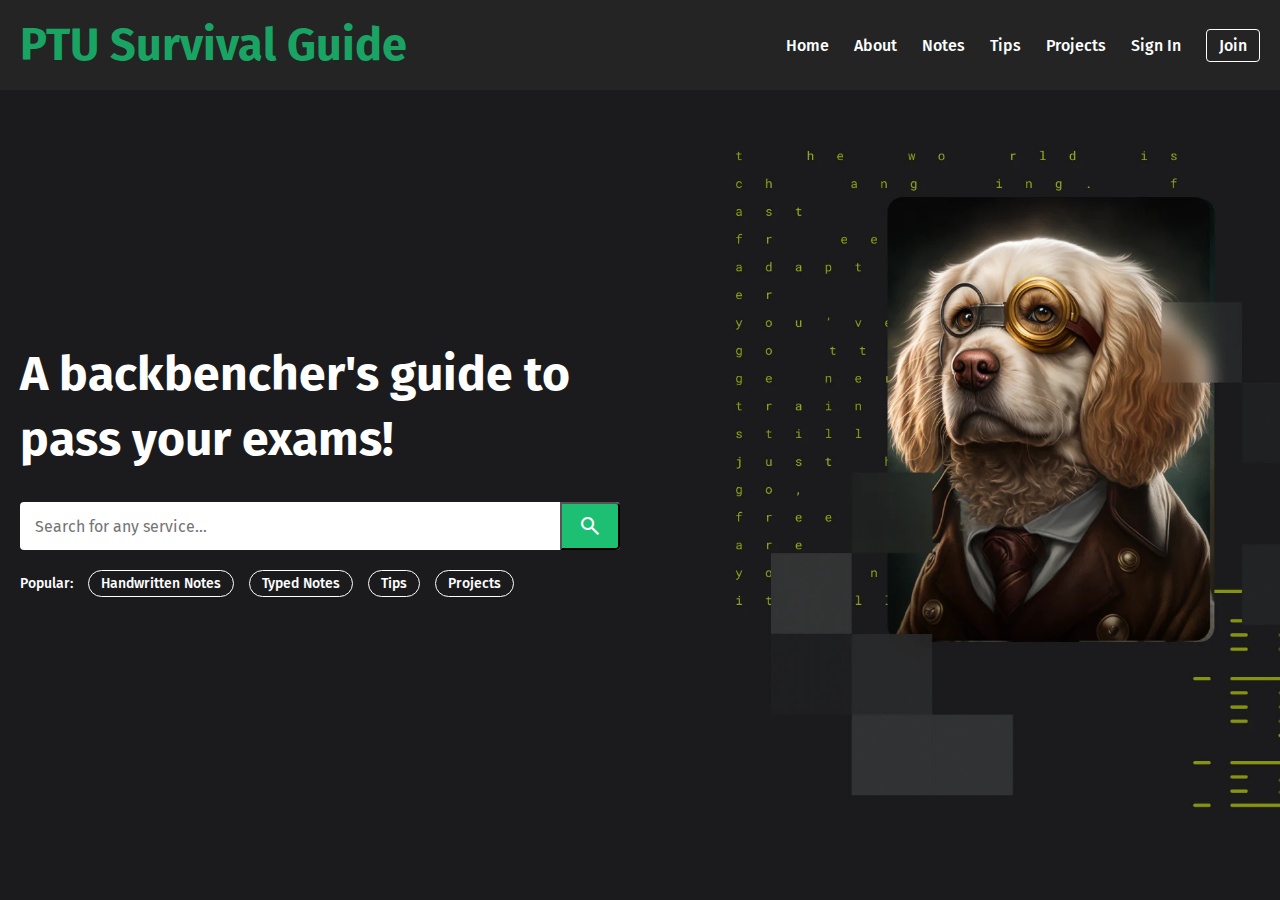
<file: index.html>
<!DOCTYPE html>
<!-- Coding By CodingNepal - www.codingnepalweb.com -->
<html lang="en">
  <head>
    <meta charset="UTF-8">
    <meta name="viewport" content="width=device-width, initial-scale=1.0">
    <title>PTU Survival Guide | Homepage</title>
    <link rel="stylesheet" href="style.css">
    <!-- Google Icons Link -->
    <link rel="stylesheet" href="https://fonts.googleapis.com/css2?family=Material+Symbols+Outlined:opsz,wght,FILL,GRAD@48,400,0,0" />
  </head>
  <body class="star-background">
    <!-- Header or Navbar -->
    <header class="header "> 
      
      <nav class="navbar max-width">
        <a href="#" class="logo">PTU Survival Guide</a>
        <ul class="links">
          <li><a href="index.html">Home</a></li>
          <li><a href="about.html">About</a></li>
          <li><a href="notes.html">Notes</a></li>
          <li><a href="tips.html">Tips</a></li>
          <li><a href="projects.html">Projects</a></li>
          <li class="btn signin"><a href="signIn.html">Sign In</a></li>
          <li class="btn join"><a href="join.html">Join</a></li>
        </ul>
      </nav>
    </header>

    <div class="sidebar" id="sidebar">
      <div class="close-btn" onclick="toggleSidebar()"></div>
      <div class="content">
          <h3>Features</h3>
          <ul class="link">
              <li><a href="handwritten-notes.html">Handwritten Notes</a></li>
              <li><a href="typed-notes.html">Typed Notes</a></li>
              <li><a href="tips.html">Tips</a></li>
              <li><a href="projects.html">Projects</a></li>
          </ul>
      </div>
  </div>

    <!-- Hero section -->
    <section class="hero">
       <div class="content max-width">
        <h2>A backbencher's guide to pass your exams!</h2>
        <div class="search-field">
          <input type="text" id="search-input" placeholder="Search for any service..." aria-label="Search">
          <button class="material-symbols-outlined search-btn" aria-label="Search button" onclick="performSearch()">search</button>
        </div>
        <div id="search-results" class="search-results"></div>
        <div class="popular-tags">
          Popular:
          <ul class="link">
            <li><a href="handwritten-notes.html">Handwritten Notes</a></li>
            <li><a href="">Typed Notes</a></li>
            <li><a href="#">Tips</a></li>
            <li><a href="#">Projects</a></li>
          </ul>
        </div>
       </div>
       
    </section>

    <script src="script.js"></script>

   
  </body>
</html>
</file>
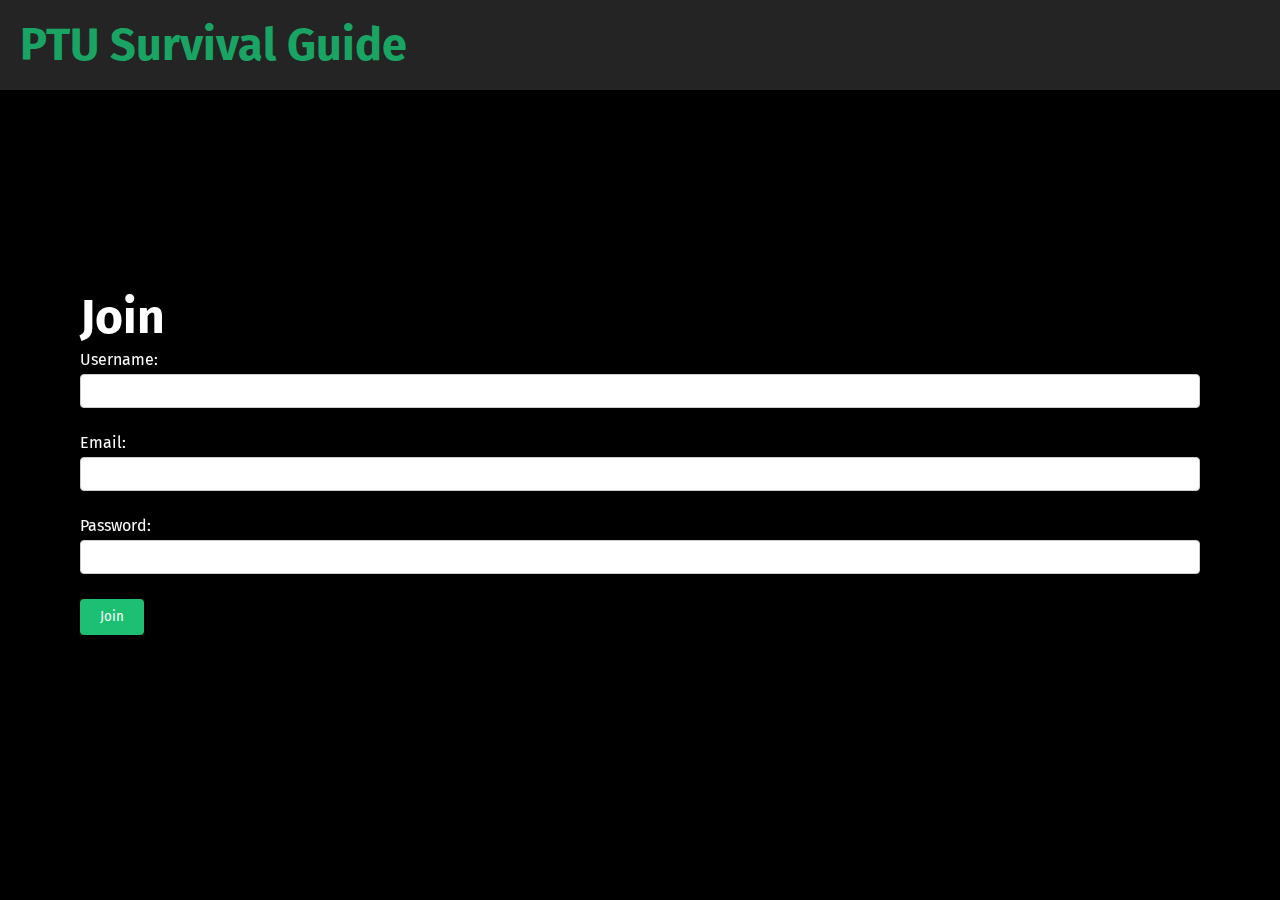
<file: join.html>
<!DOCTYPE html>
<html lang="en">
  <head>
    <meta charset="UTF-8">
    <meta name="viewport" content="width=device-width, initial-scale=1.0">
    <title>Join | PTU Survival Guide</title>
    <link rel="stylesheet" href="style.css">
    <style>
      .thank-you-message {
        display: none;
        color: green;
        font-size: 18px;
        margin-top: 20px;
      }
    </style>
  </head>
  <body class="star-background">
    <header class="header">
      <nav class="navbar max-width">
        <a href="index.html" class="logo" aria-label="PTU Survival Guide Logo">PTU Survival Guide</a>
      </nav>
    </header>
    <main>
      <section class="auth-section">
        <div class="content max-width">
          <h2>Join</h2>
          <form class="auth-form" id="join-form">
            <div class="form-group">
              <label for="username">Username:</label>
              <input type="text" id="username" name="username" required>
            </div>
            <div class="form-group">
              <label for="email">Email:</label>
              <input type="email" id="email" name="email" required>
            </div>
            <div class="form-group">
              <label for="password">Password:</label>
              <input type="password" id="password" name="password" required>
            </div>
            <button type="submit">Join</button>
          </form>
          <p class="thank-you-message">Thank you for joining with us!</p>
        </div>
      </section>
    </main>

    <script src="script.js"></script>
  </body>
</html>
</file>
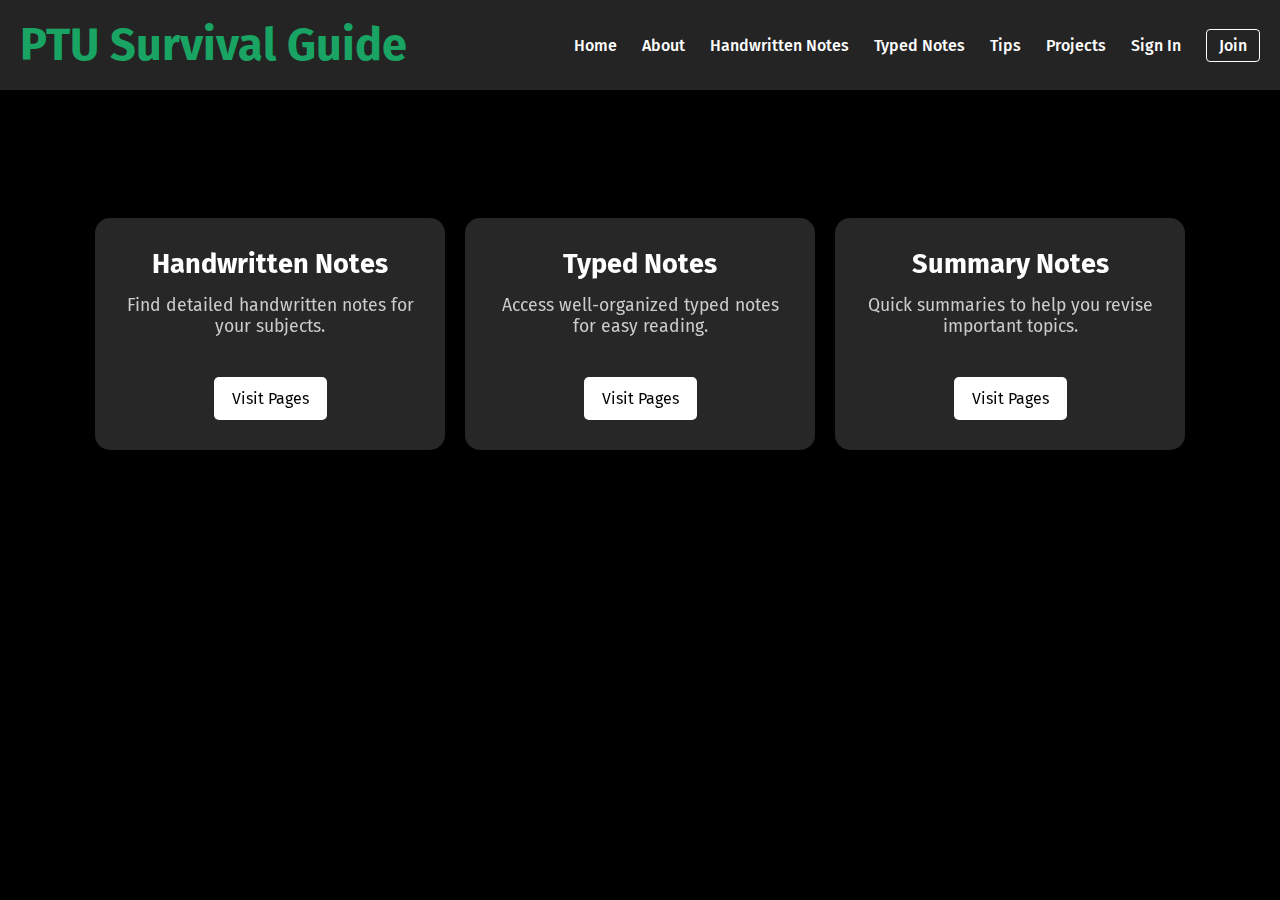
<file: notes.html>
<!DOCTYPE html>
<html lang="en">
<head>
    <meta charset="UTF-8">
    <meta name="viewport" content="width=device-width, initial-scale=1.0">
    <title>Notes</title>
    <link rel="stylesheet" href="style.css">
</head>
<body class="star-background">
    <header class="header">
        <nav class="navbar max-width">
            <a href="#" class="logo">PTU Survival Guide</a>
            <ul class="links">
                <li><a href="index.html">Home</a></li>
                <li><a href="about.html">About</a></li>
                <li><a href="handwritten-notes.html">Handwritten Notes</a></li>
                <li><a href="typed-notes.html">Typed Notes</a></li>
                <li><a href="tips.html">Tips</a></li>
                <li><a href="projects.html">Projects</a></li>
                <li class="btn signin"><a href="signin.html">Sign In</a></li>
                <li class="btn join"><a href="join.html">Join</a></li>
            </ul>
        </nav>
    </header>

    <main class="notes-container">
        <h1>Notes</h1>
        <div class="notes-sections">
            <div class="note-box">
                <h2>Handwritten Notes</h2>
                <p>Find detailed handwritten notes for your subjects.</p>
                <a href="handwritten-notes.html" class="btn-visit">Visit Pages</a>
            </div>
            <div class="note-box">
                <h2>Typed Notes</h2>
                <p>Access well-organized typed notes for easy reading.</p>
                <a href="typed-notes.html" class="btn-visit">Visit Pages</a>
            </div>
            <div class="note-box">
                <h2>Summary Notes</h2>
                <p>Quick summaries to help you revise important topics.</p>
                <a href="summary-notes.html" class="btn-visit">Visit Pages</a>
            </div>
        </div>
    </main>
    <script src="script.js"></script>
</body>
</html>
</file>
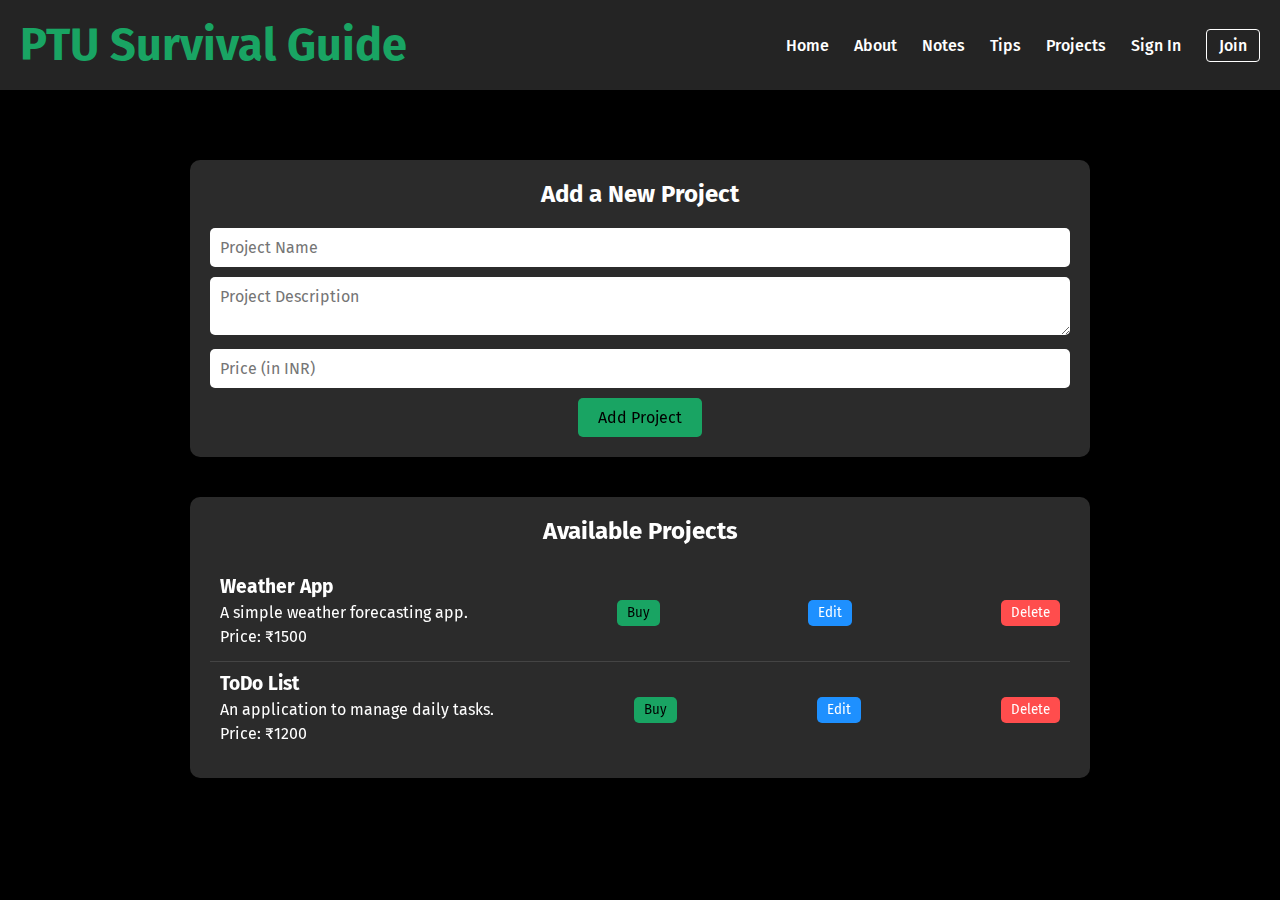
<file: projects.html>
<!DOCTYPE html>
<html lang="en">
<head>
    <meta charset="UTF-8">
    <meta name="viewport" content="width=device-width, initial-scale=1.0">
    <title>Buy and Sell Projects</title>
    <link rel="stylesheet" href="style.css">
</head>
<body class="star-background">
    <header class="header">
        <nav class="navbar max-width">
            <a href="#" class="logo">PTU Survival Guide</a>
            <ul class="links">
                <li><a href="index.html">Home</a></li>
                <li><a href="about.html">About</a></li>
                <li><a href="notes.html">Notes</a></li>
                <li><a href="tips.html">Tips</a></li>
                <li><a href="projects.html">Projects</a></li>
                <li class="btn signin"><a href="signIn.html">Sign In</a></li>
                <li class="btn join"><a href="join.html">Join</a></li>
            </ul>
        </nav>
    </header>
    
    <div class="projects-section">
       
        
        <div class="project-form">
            <h3>Add a New Project</h3>
            <form id="projectForm">
                <input type="text" id="projectName" placeholder="Project Name" required>
                <textarea id="projectDescription" placeholder="Project Description" required></textarea>
                <input type="number" id="projectPrice" placeholder="Price (in INR)" required>
                <button type="submit">Add Project</button>
            </form>
        </div>

        <div class="project-list">
            <h3>Available Projects</h3>
            <ul id="projects">
                <!-- Prewritten project tips will be listed here -->
            </ul>
        </div>
    </div>

    <script src="script.js"></script>
</body>
</html>
</file>
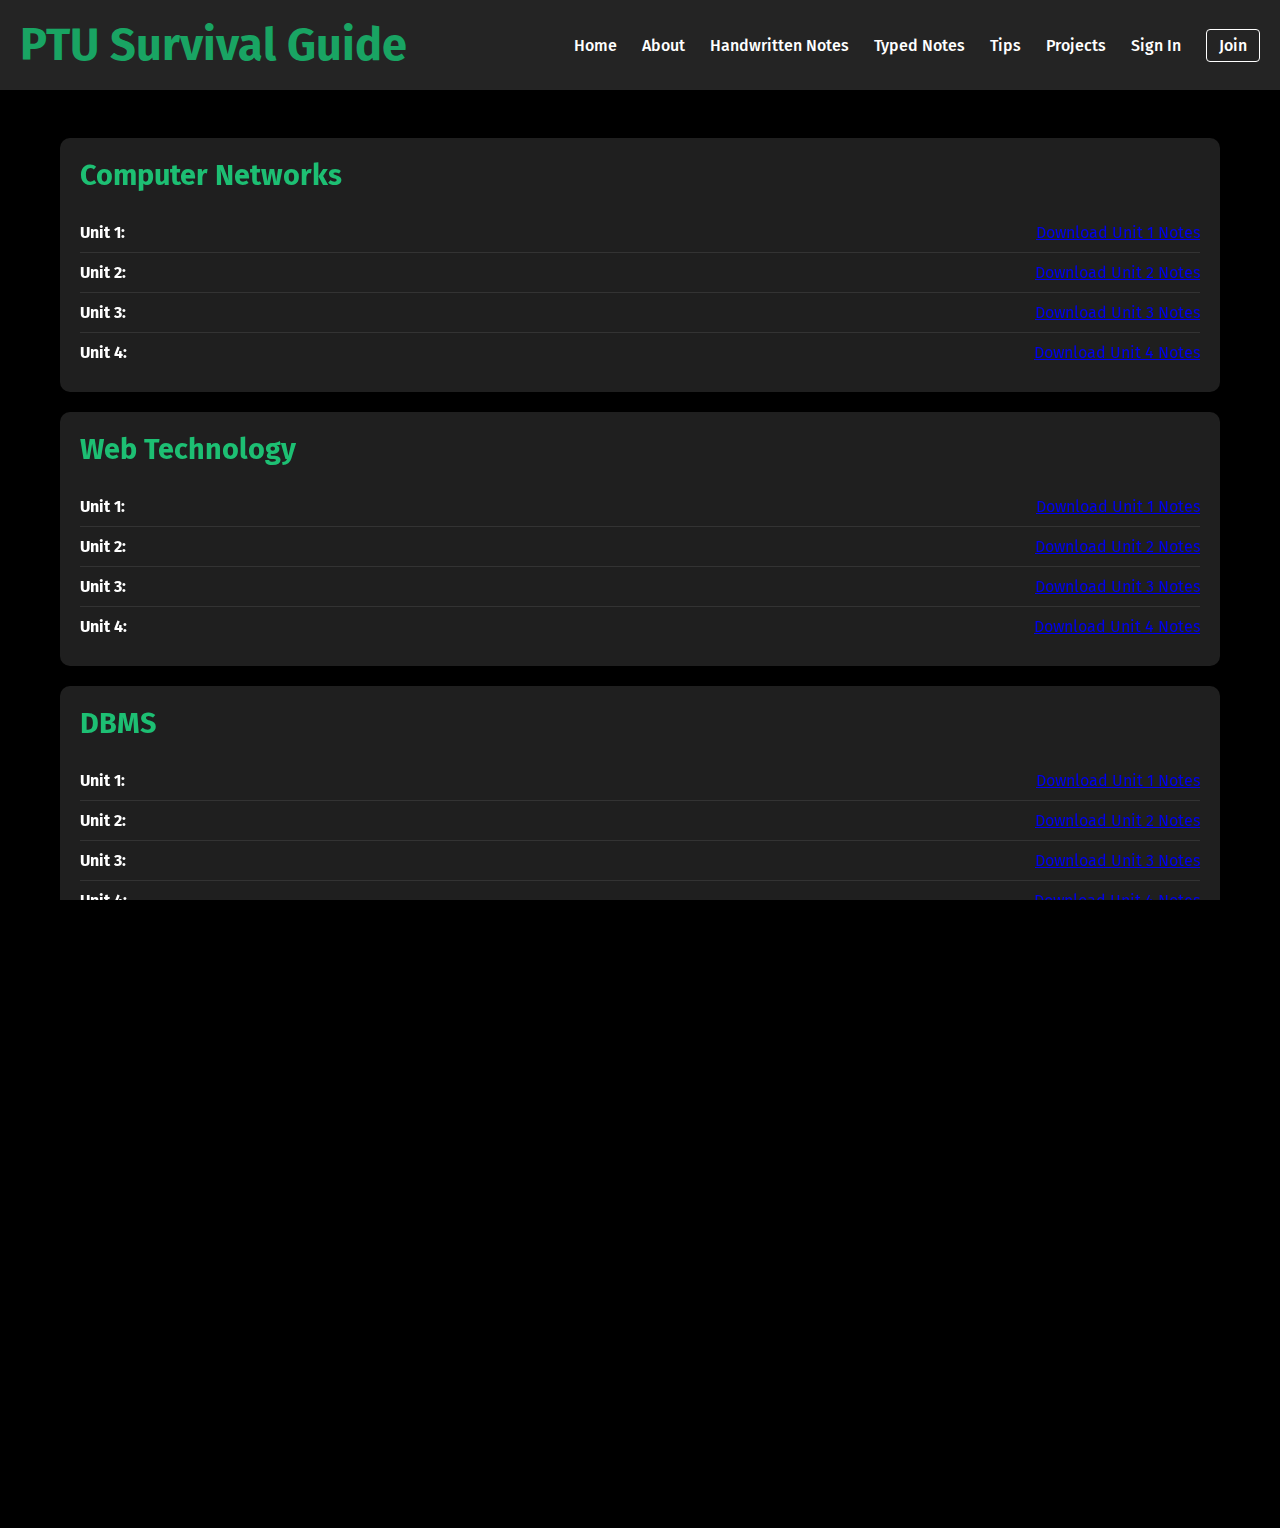
<file: semester1.html>
<!DOCTYPE html>
<html lang="en">
<head>
    <meta charset="UTF-8">
    <meta name="viewport" content="width=device-width, initial-scale=1.0">
    <title>Semester 1 Notes</title>
    <link rel="stylesheet" href="style.css">
</head>





<body class="star-background">

    <header class="header">
    <nav class="navbar max-width">
        <a href="#" class="logo">PTU Survival Guide</a>
        <ul class="links">
            <li><a href="index.html">Home</a></li>
            <li><a href="about.html">About</a></li>
            <li><a href="handwritten-notes.html">Handwritten Notes</a></li>
            <li><a href="typed-notes.html">Typed Notes</a></li>
            <li><a href="tips.html">Tips</a></li>
            <li><a href="projects.html">Projects</a></li>
            <li class="btn signin"><a href="signin.html">Sign In</a></li>
            <li class="btn join"><a href="join.html">Join</a></li>
        </ul>
    </nav>
</header>
  
    <header>
        <h1>Semester 1 Notes</h1>
    </header>

    <main>

        <section class="subject">
            <h2>Computer Networks</h2>
            <div class="unit">
                <strong>Unit 1:</strong>
                <a href="Pdf's/Unit-1 (CN).pdf" download>Download Unit 1 Notes</a>
            </div>
            <div class="unit">
                <strong>Unit 2:</strong>
                <a href="Pdf's/Unit-2 ( CN).pdf" download>Download Unit 2 Notes</a>
            </div>
            <div class="unit">
                <strong>Unit 3:</strong>
                <a href="pdfs/computer_networks_unit3.pdf" download>Download Unit 3 Notes</a>
            </div>
            <div class="unit">
                <strong>Unit 4:</strong>
                <a href="pdfs/computer_networks_unit4.pdf" download>Download Unit 4 Notes</a>
            </div>
        </section>

        <section class="subject">
            <h2>Web Technology</h2>
            <div class="unit">
                <strong>Unit 1:</strong>
                <a href="pdfs/web_technology_unit1.pdf" download>Download Unit 1 Notes</a>
            </div>
            <div class="unit">
                <strong>Unit 2:</strong>
                <a href="pdfs/web_technology_unit2.pdf" download>Download Unit 2 Notes</a>
            </div>
            <div class="unit">
                <strong>Unit 3:</strong>
                <a href="pdfs/web_technology_unit3.pdf" download>Download Unit 3 Notes</a>
            </div>
            <div class="unit">
                <strong>Unit 4:</strong>
                <a href="pdfs/web_technology_unit4.pdf" download>Download Unit 4 Notes</a>
            </div>
        </section>

        <section class="subject">
            <h2>DBMS</h2>
            <div class="unit">
                <strong>Unit 1:</strong>
                <a href="pdfs/dbms_unit1.pdf" download>Download Unit 1 Notes</a>
            </div>
            <div class="unit">
                <strong>Unit 2:</strong>
                <a href="pdfs/dbms_unit2.pdf" download>Download Unit 2 Notes</a>
            </div>
            <div class="unit">
                <strong>Unit 3:</strong>
                <a href="pdfs/dbms_unit3.pdf" download>Download Unit 3 Notes</a>
            </div>
            <div class="unit">
                <strong>Unit 4:</strong>
                <a href="pdfs/dbms_unit4.pdf" download>Download Unit 4 Notes</a>
            </div>
        </section>

        <section class="subject">
            <h2>ERP</h2>
            <div class="unit">
                <strong>Unit 1:</strong>
                <a href="pdfs/erp_unit1.pdf" download>Download Unit 1 Notes</a>
            </div>
            <div class="unit">
                <strong>Unit 2:</strong>
                <a href="pdfs/erp_unit2.pdf" download>Download Unit 2 Notes</a>
            </div>
            <div class="unit">
                <strong>Unit 3:</strong>
                <a href="pdfs/erp_unit3.pdf" download>Download Unit 3 Notes</a>
            </div>
            <div class="unit">
                <strong>Unit 4:</strong>
                <a href="pdfs/erp_unit4.pdf" download>Download Unit 4 Notes</a>
            </div>
        </section>

        <section class="subject">
            <h2>FLAT</h2>
            <div class="unit">
                <strong>Unit 1:</strong>
                <a href="pdfs/flat_unit1.pdf" download>Download Unit 1 Notes</a>
            </div>
            <div class="unit">
                <strong>Unit 2:</strong>
                <a href="pdfs/flat_unit2.pdf" download>Download Unit 2 Notes</a>
            </div>
            <div class="unit">
                <strong>Unit 3:</strong>
                <a href="pdfs/flat_unit3.pdf" download>Download Unit 3 Notes</a>
            </div>
            <div class="unit">
                <strong>Unit 4:</strong>
                <a href="pdfs/flat_unit4.pdf" download>Download Unit 4 Notes</a>
            </div>
        </section>

        
    </main>


<script src="script.js"></script>
</body>
</html>
</file>
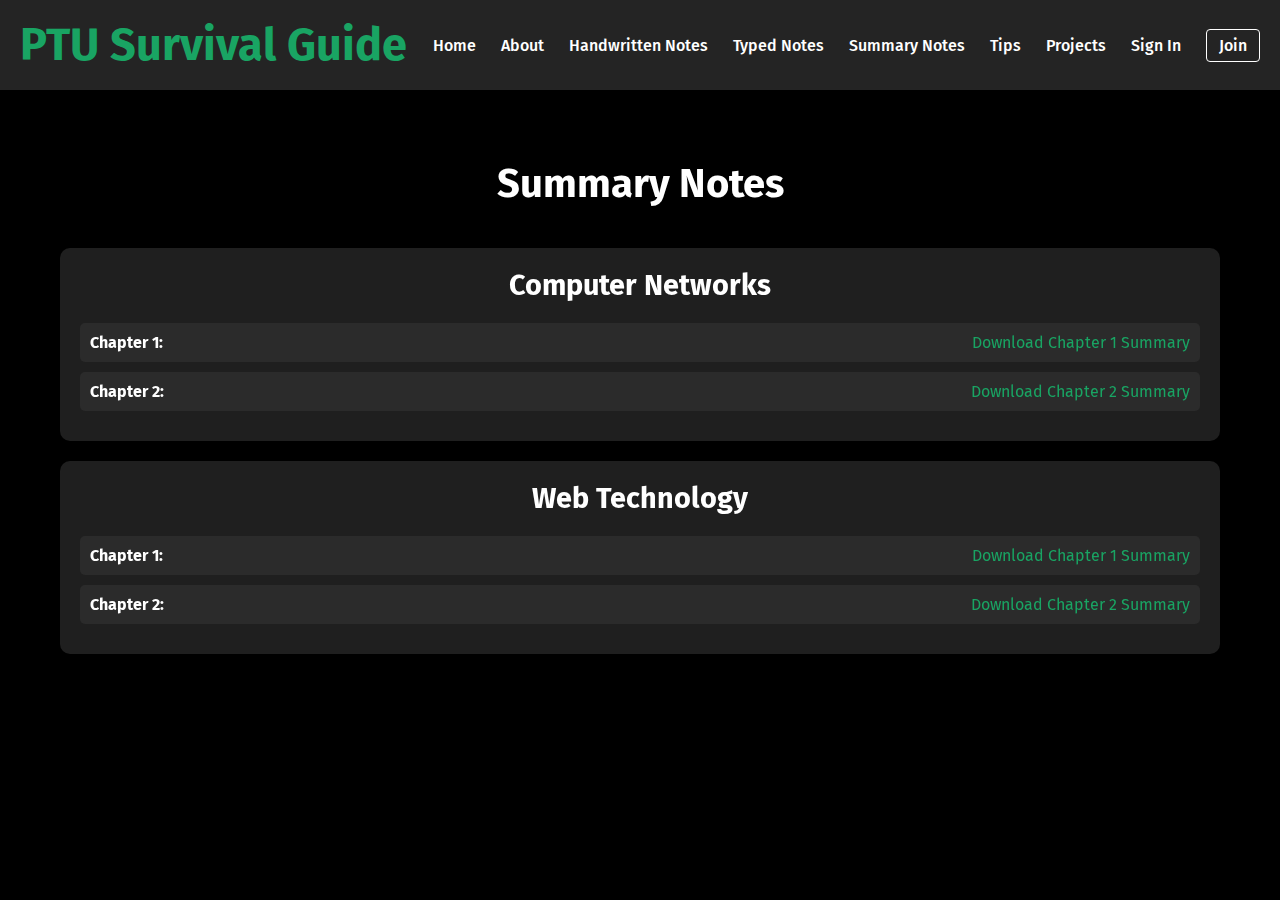
<file: summary-notes.html>
<!DOCTYPE html>
<html lang="en">
<head>
    <meta charset="UTF-8">
    <meta name="viewport" content="width=device-width, initial-scale=1.0">
    <title>Summary Notes</title>
    <link rel="stylesheet" href="style.css">
</head>
<body class="star-background">

    <header class="header">
        <nav class="navbar max-width">
            <a href="#" class="logo">PTU Survival Guide</a>
            <ul class="links">
                <li><a href="index.html">Home</a></li>
                <li><a href="about.html">About</a></li>
                <li><a href="handwritten-notes.html">Handwritten Notes</a></li>
                <li><a href="typed-notes.html">Typed Notes</a></li>
                <li><a href="summary-notes.html">Summary Notes</a></li>
                <li><a href="tips.html">Tips</a></li>
                <li><a href="projects.html">Projects</a></li>
                <li class="btn signin"><a href="signin.html">Sign In</a></li>
                <li class="btn join"><a href="join.html">Join</a></li>
            </ul>
        </nav>
    </header>

    <main class="summary-notes-section">
        <h2>Summary Notes</h2>

        <section class="subject">
            <h3>Computer Networks</h3>
            <div class="chapter">
                <strong>Chapter 1:</strong>
                <a href="pdfs/computer_networks_chapter1_summary.pdf" download>Download Chapter 1 Summary</a>
            </div>
            <div class="chapter">
                <strong>Chapter 2:</strong>
                <a href="pdfs/computer_networks_chapter2_summary.pdf" download>Download Chapter 2 Summary</a>
            </div>
            <!-- Add more chapters here -->
        </section>

        <section class="subject">
            <h3>Web Technology</h3>
            <div class="chapter">
                <strong>Chapter 1:</strong>
                <a href="pdfs/web_technology_chapter1_summary.pdf" download>Download Chapter 1 Summary</a>
            </div>
            <div class="chapter">
                <strong>Chapter 2:</strong>
                <a href="pdfs/web_technology_chapter2_summary.pdf" download>Download Chapter 2 Summary</a>
            </div>
            <!-- Add more chapters here -->
        </section>

        <!-- Add more subjects here -->
        
    </main>

    <script src="script.js"></script>
</body>
</html>
</file>
<file: style.css>
/* Importing Google font - Fira Sans */
@import url('https://fonts.googleapis.com/css2?family=Fira+Sans:wght@300;400;500;600;700&display=swap');

* {
    margin: 0;
    padding: 0;
    box-sizing: border-box;
    font-family: 'Fira Sans', sans-serif;
}

body, html {
    margin: 0;
    padding: 0;
    height: 100%;
    overflow-y: auto;
}

body {
    background: #000;
}

.max-width {
    max-width: 1280px;
    width: 100%;
    margin: 0 auto;
    padding: 0 20px;
}


/* Navbar styling */
.header {
    position: fixed;
    top: 0;
    left: 0;
    width: 100%;
    z-index: 1;
    padding: 18px 0;
    background:  #242424; /* Semi-transparent background */
}

.navbar {
    display: flex;
    align-items: center;
    justify-content: space-between;
}

.navbar .links {
    display: flex;
    align-items: center;
    list-style: none;
    gap: 25px;
}

.navbar .links li a {
    text-decoration: none;
    color: #fff;
    font-size: 1rem;
    font-weight: 500;
    transition: 0.2s ease;
}

.navbar .links li:hover :where(a, span) {
    color: #19a463;
}

.navbar .links .language {
    display: flex;
    align-items: center;
    cursor: pointer;
    gap: 5px;
}

.navbar .links span {
    font-size: 1.2rem;
    color: #fff;
}

.navbar .links .join a {
    border: 1px solid #fff;
    padding: 6px 12px;
    border-radius: 4px;
}

.navbar .links .join a:hover {
    color: #fff;
    background: #19a463;
    border-color: transparent;
}

.logo {
    color: #19a463;
    text-decoration: none;
    font-size: 5vh;
    font-weight: bold;
}



/* Hero section styling */
.hero {
    height: 100vh;
    background-image: url("images/hero-img.jpg");
    background-position: center;
    background-size: cover;
    position: relative;
    display: flex;
    justify-content: center;
    
}

.hero .content {
    position: absolute;
    top: 38%;
}

.content h2 {
    color: #fff;
    font-size: 3rem;
    width: 600px;
    line-height: 65px;
}

.content .search-field {
    display: flex;
    align-items: center;
    height: 48px;
    width: 600px;
    position: relative;
    margin-top: 30px;
}

.search-field input {
    height: 100%;
    width: 100%;
    border: none;
    outline: none;
    padding: 0 15px;
    font-size: 1rem;
    border-radius: 4px;
}

.search-field .search-btn {
    position: absolute;
    right: 0;
    height: 100%;
    width: 60px;
    display: flex;
    align-items: center;
    justify-content: center;
    cursor: pointer;
    background: #1dbf73;
    color: #fff;
    border-radius: 0 4px 4px 0;
    transition: background 0.2s ease;
}

.search-field .search-btn:hover {
    background: #19a463;
}

.content .popular-tags {
    display: flex;
    color: #fff;
    font-size: 0.875rem;
    font-weight: 500;
    margin-top: 25px;
}

.content .popular-tags .link {
    display: flex;
    align-items: center;
    gap: 15px;
    margin-left: 15px;
    list-style: none;
}

.popular-tags .link li a {
    text-decoration: none;
    color: #fff;
    border: 1px solid #fff;
    padding: 4px 12px;
    border-radius: 50px;
    transition: 0.2s ease;
}

.popular-tags .link li a:hover {
    background: #fff;
    color: #000;
}

:root {
    --primary-color: #1dbf73;
    --secondary-color: #19a463;
    --text-color: #333;
  }








/* STAR BACKGROUND*/
.star-background {
    position: fixed;
    top: 0;
    left: 0;
    width: 100%;
    height: 100%;
    z-index: -1; /* Ensure the stars are behind other content */
    background-color: #000;
}

.star {
    position: absolute;
    background: #fff;
    width: 2px;
    height: 2px;
    border-radius: 50%;
    animation: twinkle 3s infinite alternate; /* Adjust animation duration */
}

@keyframes twinkle {
    from {
        opacity: 0;
    }
    to {
        opacity: 1;
    }
}



/* Notes.html Section Styling */
.notes-sections {
    display: flex;
    flex-wrap: wrap;
    justify-content: center;
    gap: 20px;
    margin-top: 80px;
}

.note-box {
    background-color: rgba(43, 43, 43, 0.9);
    width: 350px; /* Increased width */
    padding: 30px; /* Increased padding */
    border-radius: 15px; /* More rounded corners */
    text-align: center;
    transition: transform 0.3s ease, background-color 0.3s ease;
    text-decoration: none;
    color: #fff;
    position: relative;
    box-shadow: 0 4px 8px rgba(0, 0, 0, 0.3); /* Added shadow */
}

.note-box h2 {
    font-size: 1.7rem; /* Increased font size */
    margin-bottom: 15px;
}

.note-box p {
    font-size: 1.1rem; /* Increased font size */
    color: #ccc;
    margin-bottom: 20px;
}

.note-box:hover {
    transform: translateY(-10px);
    background-color: #19a463;
    color: #000;
}

.note-box:hover p {
    color: #000;
}

.btn-visit {
    display: inline-block;
    padding: 12px 18px; /* Adjusted padding */
    margin-top: 20px;
    background-color: #fff;
    color: #000;
    border-radius: 5px;
    text-decoration: none;
    transition: background-color 0.3s ease, color 0.3s ease;
}

.btn-visit:hover {
    background-color: #ffffff;
    color: #000000;
}

/* Handwritten notes*/
.handwritten-notes {
    text-align: center;
    padding: 200px 0;
    margin-top: 40px;
}

.big-box {
    background-color: #363938;
    padding: 30px;
    padding-bottom: 40px;
    border-radius: 10px;
    cursor: default;
}

.heading {
    color: #fff;
    font-size: 2.5rem;
    margin-bottom: 20px;
}

.small-boxes {
    display: flex;
    justify-content: space-between;
    margin-top: 20px;
}

.small-box {
    background-color: #ffffff;
    color: #000000;
    padding: 10px 20px;
    border-radius: 5px;
    cursor: pointer;
    transition: background-color 0.3s ease;
}

.small-box:hover {
    background-color: #1dbf73;
    color: #fff;
}

/* Adjustments for responsiveness */
@media (max-width: 768px) {
    .small-boxes {
        flex-direction: column;
        align-items: center;
    }

    .small-box {
        margin-top: 10px;
    }
}


/*  Quote Section*/

.quote {
    background-color: #363938;
    padding: 20px;
    border-radius: 10px;
    margin-top: 80px;
}

.quote p {
    font-size: 1.2rem;
    color: #ffffff;
    margin: 0;
    line-height: 1.5;
}

/* About Section */
.about-section {
    text-align: center;
    padding: 40px 20px;
    margin-top: 120px;
}

.about-section h2 {
    font-size: 2.5rem;
    color: #ffffff;
    margin-bottom: 40px;
}

.about-content {
    display: flex;
    flex-direction: column;
    align-items: center;
    gap: 12px;
}

.about-point {
    width: 80%;
    padding: 20px;
    border-radius: 10px;
    color: #ffffff;
    font-size: 1rem;
    background-color: #2b2b2b; /* Default background color */
    transition: transform 0.3s ease, background-color 0.3s ease, height 0.3s ease, margin 0.3s ease;
    cursor: pointer;
   
    white-space: nowrap; /* Ensure text is on a single line */
    height: 50px; /* Initial height */
    display: flex;
    align-items: center;
    justify-content: center;
    position: relative;
}

.about-point:hover {
    background-color: #19a463;
    color: #000;
    height: auto; /* Expand height on hover */
    white-space: normal; /* Allow text to wrap */
    padding: 20px; /* Increase padding on hover */
    margin: 10px 0; /* Add margin between heading and content on hover */
}

.about-point .details {
    display: none;
    margin-top: 10px;
    font-size: 0.9rem;
    line-height: 1.4;
}

.about-point:hover .details {
    display: block;
    margin-top: 50px;
}
.about-point:hover h2 {
    font-size: 3.8rem; /* Increase the font size of the heading on hover */
   
    
}

.about-point:hover .details {
    display: block;
    margin-top: 50px;
}

/* Adjustments for responsiveness */
@media (max-width: 768px) {
    .about-point h2 {
        font-size: 2rem; /* Decrease the font size for smaller screens */
    }
}


/*TYPEDNOTES.HTML*/

/* Add this CSS to your style.css file */

/* Top Subjects Container */
.top-subjects-container {
    background-color: #242424;
    padding: 0.1px 0;
    margin-top: 85px;
}

.top-subjects-gap {
    height: 15px;
}

.top-subjects {
    padding: 2px 0;
}

.top-subjects-list {
    list-style-type: none;
    padding: 0;
    margin-left: 210px;
}

.top-subjects-list li {
    display: inline;
    margin-right: 10px;
}

.top-subjects-list li a {
    text-decoration: none;
    color: #ffffff;
    font-weight: bold;
    font-size: 1.3vw;
    gap: 2px;
}

.top-subjects-list li a:hover {
    color: #19a463;
}


/* Sidebar */
.sidebar {
    position: fixed;
    top: 130px;
    left: 0;
    width: 200px;
    height: calc(100% - 130px);
    background-color: #242424;
    padding: 20px;
    color: #fff;
   
}

.topics {
    list-style-type: none;
    padding: 0;
    margin: 0;
}

.topics li {
    margin-bottom: 10px;
}

.topics li a.topic-title {
    display: block;
    color: #fff;
    font-size: 16px;
    text-decoration: none;
    cursor: pointer;
    padding: 10px;
    background: #333;
    border-radius: 4px;
}

.topics li a.topic-title:hover {
    background: #19a463;
}

.sub-topics {
    list-style-type: none;
    padding-left: 20px;
    margin-top: 10px;
    display: none;
}

.sub-topics li {
    margin-bottom: 10px;
}

.sub-topics li a {
    text-decoration: none;
    color: #ccc;
    font-size: 14px;
    display: block;
    padding: 10px;
}

.sub-topics li a:hover {
    color: #19a463;
}

.sub-topics li p {
    margin: 0;
    text-align: left; /* Align text to the left */
    line-height: 1.6;
}

.sub-topics li h2 {
    text-align: left; /* Align headings to the left */
    color: #19a463; /* Adjust heading color */
    position: absolute;
    left: 0;
}

/* Notes Content */
.typed-content {
    margin-left: 210px;
    padding: 20px;
    color: #fff;
    text-align: center;
    margin-top: 10px;
    background-color: #201f1f;
    border-radius: 8px;
    margin-right: 10px;
}

.typed-content h2 {
    color: #19a463;
    font-size: 2rem;
    text-align: left; /* Align headings to the left */
}

.typed-content p {
    font-size: 1.2rem;
    line-height: 1.6;
    margin-top: 20px;
    max-width: 1400px;
    margin-left: auto;
    margin-right: auto;
    color: white;
    text-align: left; /* Align text to the left */
}


/* Topic Content */
.sub-topics li a {
    text-decoration: none;
    color: #ccc;
    font-size: 14px;
    display: block; /* Make the anchor elements block-level */
    padding: 1px; /* Add padding to create space around the text */
}

.sub-topics li a:hover {
    color: #19a463;
}

.sub-topics li p {
    margin: 0; /* Remove default margin */
    text-align: justify; /* Align text to justify */
    line-height: 1.6; /* Adjust line height for better readability */
}


@media (max-width: 900px) {
    .top-subjects-list {
        flex-direction: column;
        align-items: center;
    }

    .top-subjects-list li {
        margin-bottom: 10px;
    }

    .sidebar {
        width: 100%;
        height: auto;
        position: relative;
    }

    .dynamic-content {
        margin-left: 0;
    }

    .topic-content {
        margin-left: 0;
    }
}


/* Summary Notes Section */
.summary-notes-section {
    text-align: center;
    padding: 40px 20px;
    margin-top: 120px;
}

.summary-notes-section h2 {
    font-size: 2.5rem;
    color: #ffffff;
    margin-bottom: 40px;
}

.subject {
    margin-bottom: 40px;
}

.subject h3 {
    font-size: 1.8rem;
    color: #ffffff;
    margin-bottom: 20px;
}

.chapter {
    background-color: #2b2b2b;
    color: #ffffff;
    padding: 10px;
    margin-bottom: 10px;
    display: flex;
    justify-content: space-between;
    align-items: center;
    border-radius: 5px;
}

.chapter strong {
    margin-right: 10px;
}

.chapter a {
    color: #19a463;
    text-decoration: none;
    transition: color 0.3s ease;
}

.chapter a:hover {
    color: #167a51;
}



/*   TIPS.HTML   */


.tip-body{
    background-color: #000;
}
.tips-section {
    text-align: center;
    padding: 40px 20px;
    margin-top: 120px;
    
}

.tips-section h2 {
    font-size: 2.5rem;
    color: #ffffff;
    margin-bottom: 40px;
   
}

.tip-input-box {
    display: flex;
    justify-content: center;
    align-items: center;
    margin-bottom: 20px;
}

#tip-input {
    padding: 10px;
    font-size: 1rem;
    width: 300px;
    margin-right: 10px;
}

#add-tip-btn {
    padding: 10px 20px;
    font-size: 1rem;
    background-color: #19a463;
    border: none;
    color: white;
    cursor: pointer;
    transition: background-color 0.3s ease;
}

#add-tip-btn:hover {
    background-color: #167a51;
}

#tips-list {
    list-style: none;
    padding: 0;
}

#tips-list li {
    background-color: #2b2b2b;
    color: white;
    padding: 10px;
    margin-bottom: 10px;
    display: flex;
    justify-content: space-between;
    align-items: center;
    border-radius: 5px;
}

#tips-list li button {
    margin-left: 10px;
    padding: 5px 10px;
    border: none;
    cursor: pointer;
    transition: background-color 0.3s ease;
}

.edit-tip-btn {
    background-color: #f0ad4e;
    color: black;
}

.edit-tip-btn:hover {
    background-color: #ec971f;
}

.delete-tip-btn {
    background-color: #d9534f;
    color: white;
}

.delete-tip-btn:hover {
    background-color: #c9302c;
}



/* Projects Section */
.projects-section {
    text-align: center;
    padding: 40px 20px;
    margin-top: 120px;
    color: #ffffff;
    overflow-y: auto;
}

.projects-section h2 {
    font-size: 2.5rem;
    margin-bottom: 40px;
}

.project-form {
    background-color: #2b2b2b;
    padding: 20px;
    border-radius: 10px;
    margin-bottom: 40px;
    max-width: 900px;
    margin-left: auto;
    margin-right: auto;
}

.project-form h3 {
    margin-bottom: 20px;
    font-size: 1.5rem;
}

.project-form input,
.project-form textarea {
    width: 100%;
    padding: 10px;
    margin-bottom: 10px;
    border-radius: 5px;
    border: none;
    font-size: 1rem;
}

.project-form button {
    padding: 10px 20px;
    border: none;
    border-radius: 5px;
    background-color: #19a463;
    color: #000;
    font-size: 1rem;
    cursor: pointer;
    transition: background-color 0.3s ease;
}

.project-form button:hover {
    background-color: #148d52;
}

.project-list {
    background-color: #2b2b2b;
    padding: 20px;
    border-radius: 10px;
    max-width: 900px;
    margin-left: auto;
    margin-right: auto;
}

.project-list h3 {
    margin-bottom: 20px;
    font-size: 1.5rem;
}

.project-item {
    padding: 10px;
    border-bottom: 1px solid #444;
    display: flex;
    justify-content: space-between;
    align-items: center;
}

.project-item:last-child {
    border-bottom: none;
}

.project-item .project-details {
    text-align: left;
}

.project-item .project-details h4 {
    margin: 0;
    font-size: 1.2rem;
}

.project-item .project-details p {
    margin: 5px 0;
}

.project-item button {
    padding: 5px 10px;
    border: none;
    border-radius: 5px;
    cursor: pointer;
    transition: background-color 0.3s ease;
    margin-left: 5px;
}

.project-item .buy-button {
    background-color: #19a463;
    color: #000;
}

.project-item .buy-button:hover {
    background-color: #148d52;
}

.project-item .edit-button {
    background-color: #1e90ff;
    color: #fff;
}

.project-item .edit-button:hover {
    background-color: #1c86ee;
}

.project-item .delete-button {
    background-color: #ff4d4d;
    color: #fff;
}

.project-item .delete-button:hover {
    background-color: #ff1a1a;
}

/* Responsive Design */
@media (max-width: 768px) {
    .project-item {
        flex-direction: column;
        align-items: flex-start;
    }

    .project-item button {
        margin-top: 10px;
    }
}


/* semester 1.html*/

body {
    font-family: Arial, sans-serif;
    background-color: #f4f4f4;
    margin: 0;
    padding: 0;
}

.container {
    max-width: 800px;
    margin: 150px auto;
    padding: 20px;
    background-color: #fff;
    border-radius: 10px;
    box-shadow: 0 0 10px rgba(0, 0, 0, 0.1);
}


main {
    padding: 20px;
    max-width: 1200px;
    margin: 0 auto;
    margin-top: 80px;
}

.subject {
    background-color: #1f1f1f;
    border-radius: 10px;
    box-shadow: 0 4px 8px rgba(0, 0, 0, 0.5);
    margin-bottom: 20px;
    padding: 20px;
    transition: transform 0.3s ease-in-out;
}

.subject:hover {
    transform: scale(1.02);
}

.subject h2 {
    font-size: 1.8rem;
    color: #1dbf73;
    margin-bottom: 20px;
}

.unit {
    display: flex;
    justify-content: space-between;
    align-items: center;
    padding: 10px 0;
    border-bottom: 1px solid #333;
}

.unit:last-child {
    border-bottom: none;
}

.unit strong {
    flex: 1;
    color: #ffffff;
}

.download-button {
    background-color: #1dbf73;
    color: #65e10d;
    padding: 8px 16px;
    border: none;
    border-radius: 5px;
    text-decoration: none;
    transition: background-color 0.3s ease, color 0.3s ease;
}

.download-button:hover {
    background-color: #17a558;
    color: #ffffff;
}

@media (max-width: 768px) {
    .unit {
        flex-direction: column;
        align-items: flex-start;
    }

    .download-button {
        margin-top: 10px;
    }
}


/*Search Style*/

.search-results {
    margin-top: 20px;
  }

  .search-results p {
    font-size: 18px;
    margin: 10px 0;
  }

  .search-results a {
    color:  #1dbf73;
    text-decoration: none;
  }

  .search-results a:hover {
    text-decoration: underline;
  }

  .search-results .found {
    color: #1dbf73;
  }

  .search-results .not-found {
    color: red;
  }


   /* Styling for authentication forms */
   .auth-section {
    display: flex;
    justify-content: center;
    align-items: center;
    height: 80vh;
  }

  .auth-section .form-group {
    margin-bottom: 15px;
  }

  .auth-section label {
    display: block;
    margin-bottom: 5px;
    color: white;
  }

  .auth-section input {
    width: 100%;
    padding: 8px;
    margin-bottom: 10px;
    border: 1px solid #ccc;
    border-radius: 4px;
  }

  .auth-section button {
    background-color: #1dbf73;
    color: white;
    padding: 10px 20px;
    border: none;
    border-radius: 4px;
    cursor: pointer;
  }

  .auth-section button:hover {
    background-color: #1dbf73;
  }
</file>
